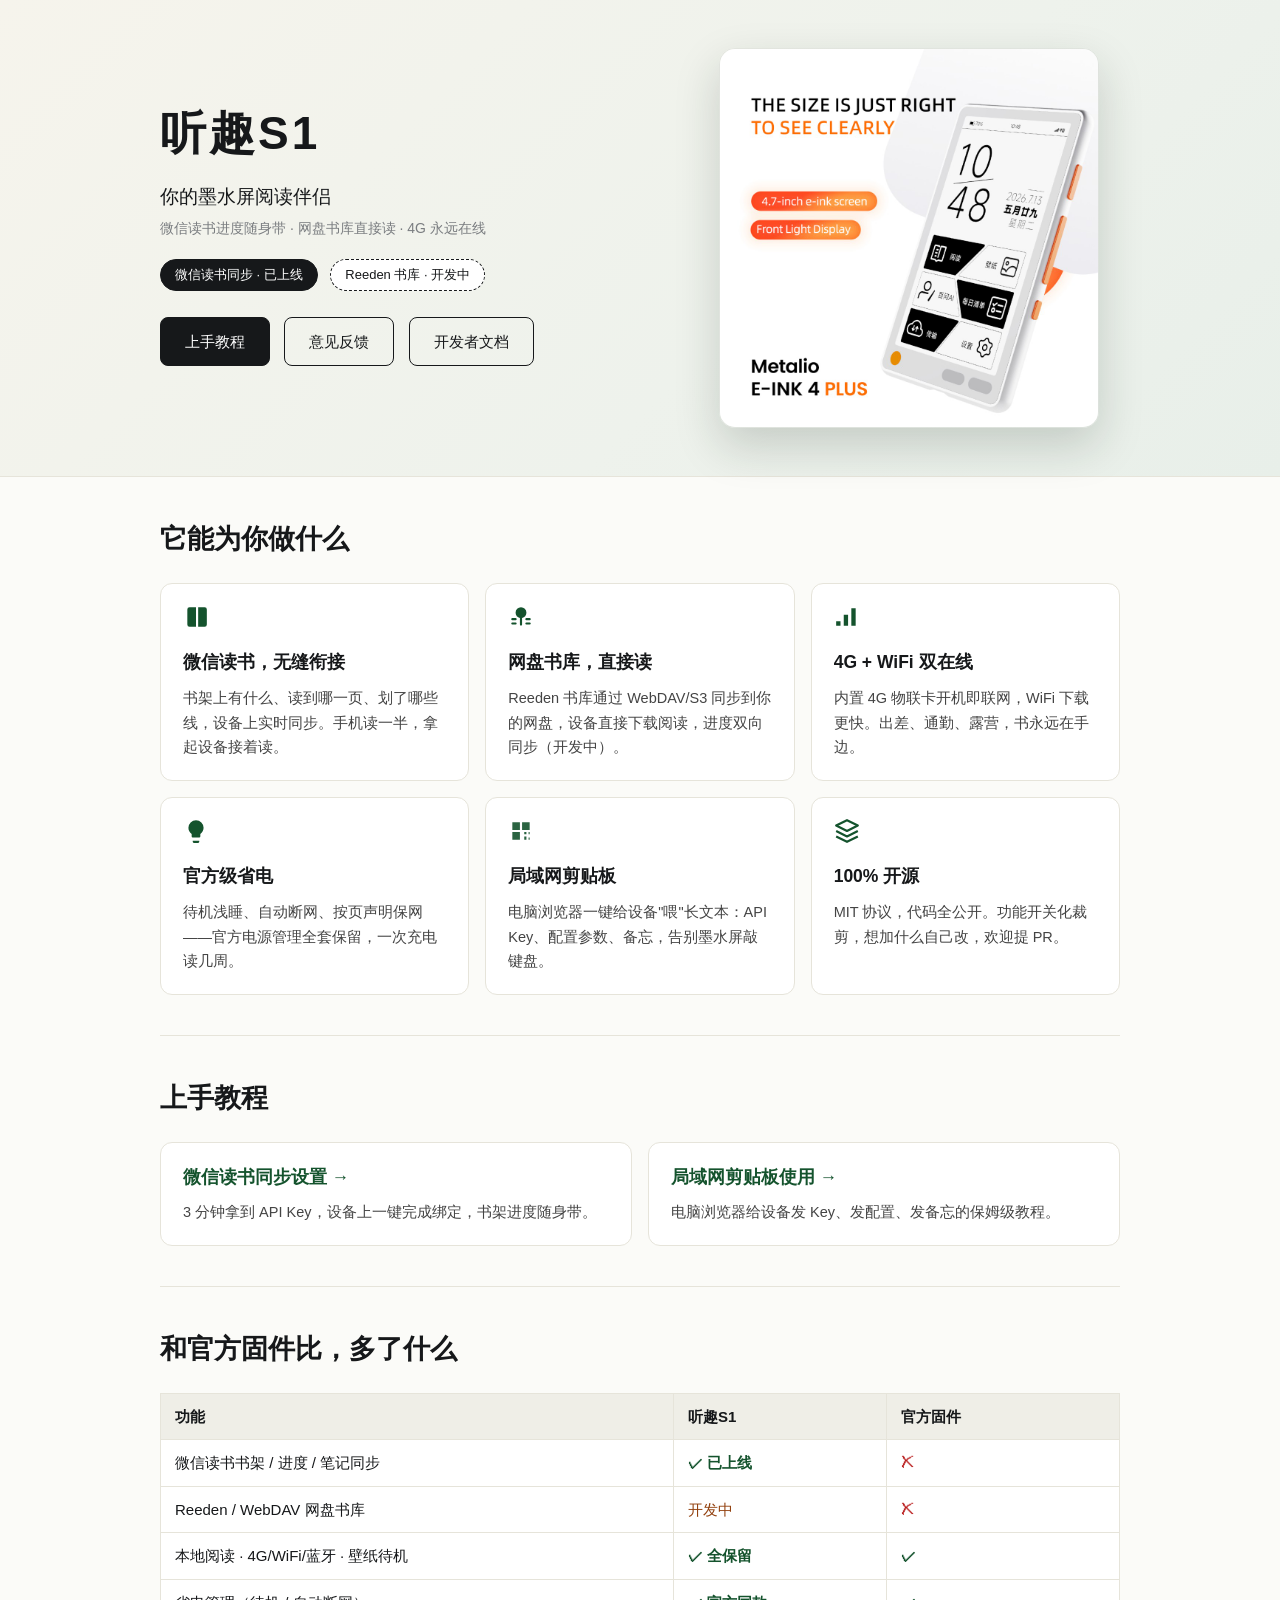
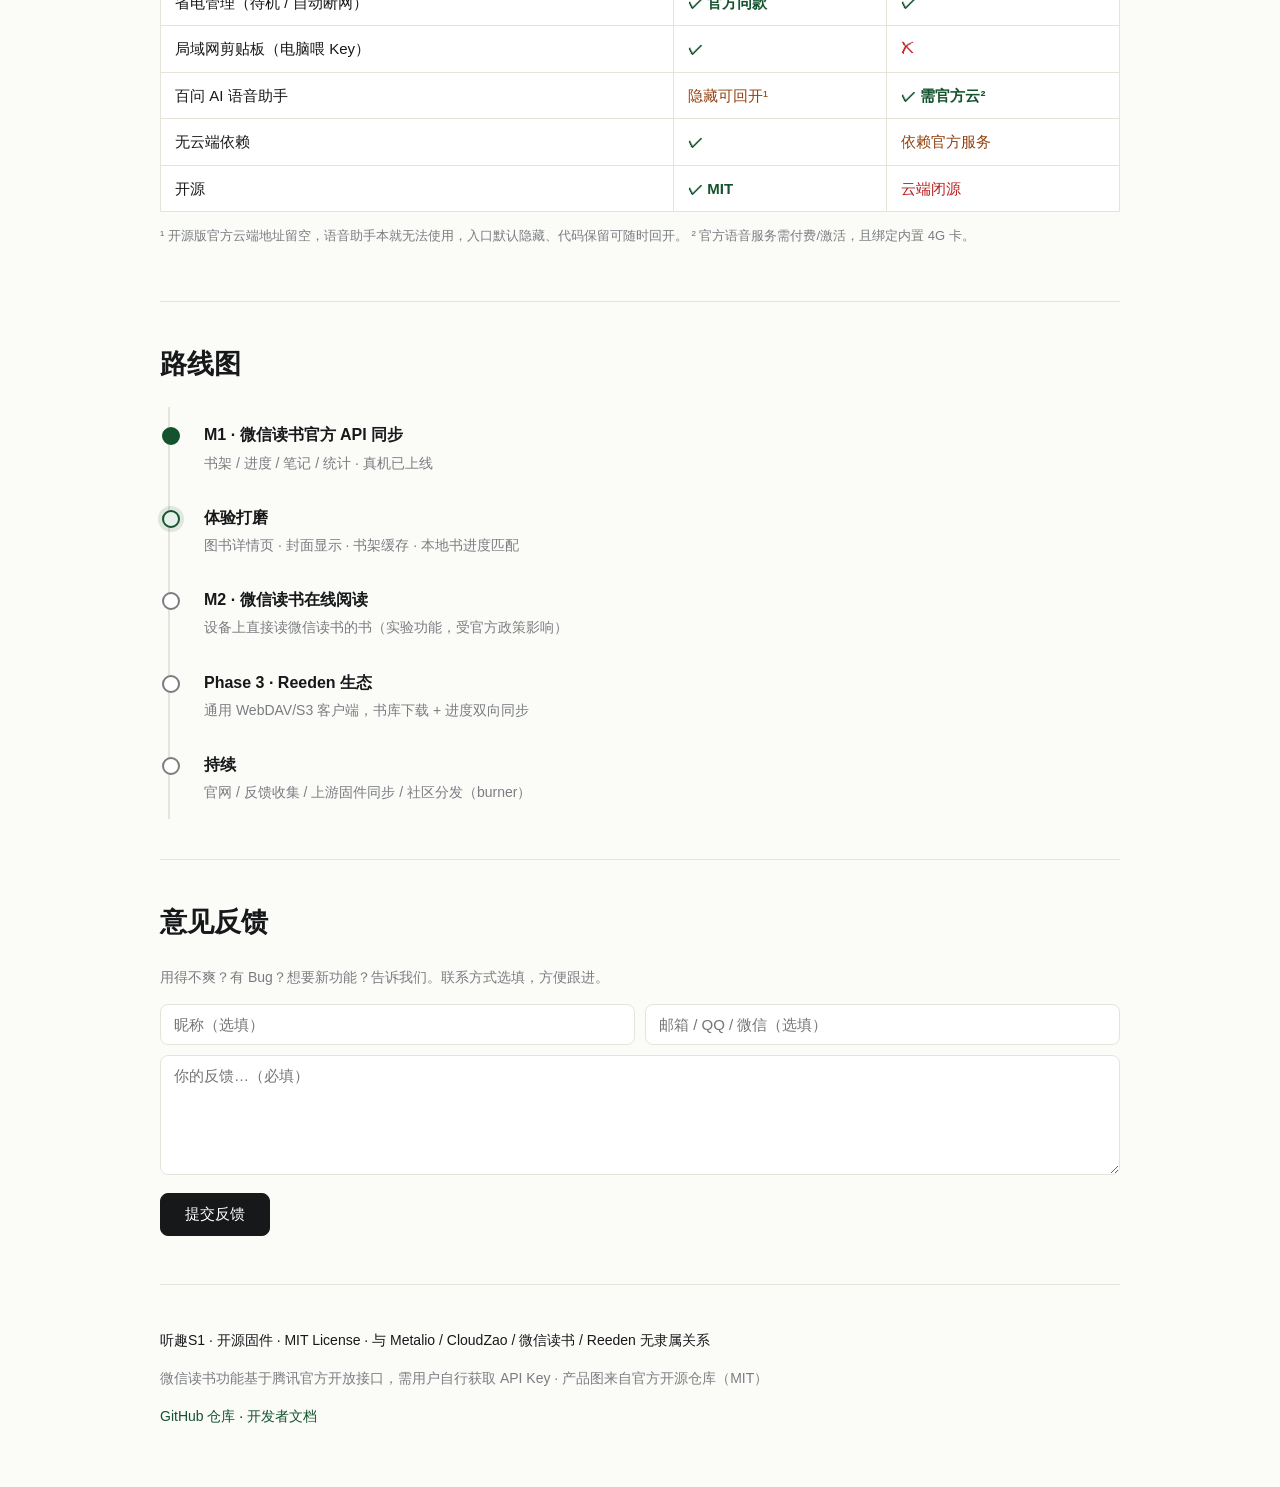
<file: website/index.html>
<!doctype html>
<html lang="zh-CN">
<head>
<meta charset="utf-8">
<meta name="viewport" content="width=device-width, initial-scale=1">
<title>听趣S1 · 你的墨水屏阅读伴侣</title>
<meta name="description" content="听趣S1：Metalio E-Ink4 Plus 第三方开源固件。微信读书书架/进度/笔记同步、Reeden 网盘书库直达、4G+WiFi 常在线、官方级省电。">
<meta property="og:title" content="听趣S1 · 你的墨水屏阅读伴侣">
<meta property="og:description" content="微信读书 + Reeden 双生态 · Metalio E-Ink4 Plus 开源固件">
<meta property="og:image" content="https://readere4p.taor.site/assets/img/product.jpg">
<link rel="stylesheet" href="assets/style.css">
</head>
<body>
<header class="hero">
  <div class="wrap hero-grid">
    <div>
      <h1>听趣S1</h1>
      <p class="tagline">你的墨水屏阅读伴侣<br>
      <span class="dim">微信读书进度随身带 · 网盘书库直接读 · 4G 永远在线</span></p>
      <div class="badges">
        <span class="badge ok">微信读书同步 · 已上线</span>
        <span class="badge dev">Reeden 书库 · 开发中</span>
      </div>
      <p class="links">
        <a class="btn" href="#tutorials">上手教程</a>
        <a class="btn ghost" href="#feedback">意见反馈</a>
        <a class="btn ghost" href="build.html">开发者文档</a>
      </p>
    </div>
    <figure class="hero-img">
      <img src="assets/img/product.jpg" alt="Metalio E-Ink4 Plus 墨水屏设备">
    </figure>
  </div>
</header>

<main class="wrap">
  <section>
    <h2>它能为你做什么</h2>
    <div class="grid">
      <div class="card">
        <svg class="ic" viewBox="0 0 24 24"><path d="M4 5a2 2 0 0 1 2-2h6v18H6a2 2 0 0 1-2-2V5zm18 0v14a2 2 0 0 1-2 2h-6V3h6a2 2 0 0 1 2 2z" fill="currentColor"/></svg>
        <h3>微信读书，无缝衔接</h3>
        <p>书架上有什么、读到哪一页、划了哪些线，设备上实时同步。手机读一半，拿起设备接着读。</p>
      </div>
      <div class="card">
        <svg class="ic" viewBox="0 0 24 24"><path d="M12 3a5 5 0 0 0-5 5c0 2.4 1.7 4.4 4 4.9V19a1 1 0 0 0 2 0v-6.1c2.3-.5 4-2.5 4-4.9a5 5 0 0 0-5-5zM7 13H4a1 1 0 0 0 0 2h3a1 1 0 0 0 0-2zm13 0h-3a1 1 0 0 0 0 2h3a1 1 0 0 0 0-2zM7 17H4a1 1 0 0 0 0 2h3a1 1 0 0 0 0-2zm13 0h-3a1 1 0 0 0 0 2h3a1 1 0 0 0 0-2z" fill="currentColor"/></svg>
        <h3>网盘书库，直接读</h3>
        <p>Reeden 书库通过 WebDAV/S3 同步到你的网盘，设备直接下载阅读，进度双向同步（开发中）。</p>
      </div>
      <div class="card">
        <svg class="ic" viewBox="0 0 24 24"><path d="M2 16h4v4H2v-4zm7-6h4v10H9V10zm7-6h4v16h-4V4z" fill="currentColor"/></svg>
        <h3>4G + WiFi 双在线</h3>
        <p>内置 4G 物联卡开机即联网，WiFi 下载更快。出差、通勤、露营，书永远在手边。</p>
      </div>
      <div class="card">
        <svg class="ic" viewBox="0 0 24 24"><path d="M12 2a7 7 0 0 0-7 7c0 2.4 1.2 4.5 3 5.7V17a1 1 0 0 0 1 1h6a1 1 0 0 0 1-1v-2.3c1.8-1.3 3-3.4 3-5.7a7 7 0 0 0-7-7zM9 21h6v1a1 1 0 0 1-1 1h-4a1 1 0 0 1-1-1v-1z" fill="currentColor"/></svg>
        <h3>官方级省电</h3>
        <p>待机浅睡、自动断网、按页声明保网——官方电源管理全套保留，一次充电读几周。</p>
      </div>
      <div class="card">
        <svg class="ic" viewBox="0 0 24 24"><path d="M4 4h7v7H4V4zm9 0h7v7h-7V4zM4 13h7v7H4v-7zm11 0h2v2h-2v-2zm4 0h1v2h-1v-2zm-4 4h2v3h-2v-3zm4 1h1v2h-1v-2z" fill="currentColor" opacity=".9"/></svg>
        <h3>局域网剪贴板</h3>
        <p>电脑浏览器一键给设备"喂"长文本：API Key、配置参数、备忘，告别墨水屏敲键盘。</p>
      </div>
      <div class="card">
        <svg class="ic" viewBox="0 0 24 24"><path d="M12 2 2 7l10 5 10-5-10-5zM2 17l10 5 10-5M2 12l10 5 10-5" fill="none" stroke="currentColor" stroke-width="2" stroke-linejoin="round"/></svg>
        <h3>100% 开源</h3>
        <p>MIT 协议，代码全公开。功能开关化裁剪，想加什么自己改，欢迎提 PR。</p>
      </div>
    </div>
  </section>

  <section id="tutorials">
    <h2>上手教程</h2>
    <div class="grid two">
      <a class="card link" href="tutorial-weread.html">
        <h3>微信读书同步设置 →</h3>
        <p>3 分钟拿到 API Key，设备上一键完成绑定，书架进度随身带。</p>
      </a>
      <a class="card link" href="tutorial-clipboard.html">
        <h3>局域网剪贴板使用 →</h3>
        <p>电脑浏览器给设备发 Key、发配置、发备忘的保姆级教程。</p>
      </a>
    </div>
  </section>

  <section>
    <h2>和官方固件比，多了什么</h2>
    <table class="cmp">
      <thead><tr><th>功能</th><th>听趣S1</th><th>官方固件</th></tr></thead>
      <tbody>
        <tr><td>微信读书书架 / 进度 / 笔记同步</td><td class="y">✓ 已上线</td><td class="n">✗</td></tr>
        <tr><td>Reeden / WebDAV 网盘书库</td><td class="o">开发中</td><td class="n">✗</td></tr>
        <tr><td>本地阅读 · 4G/WiFi/蓝牙 · 壁纸待机</td><td class="y">✓ 全保留</td><td class="y">✓</td></tr>
        <tr><td>省电管理（待机 / 自动断网）</td><td class="y">✓ 官方同款</td><td class="y">✓</td></tr>
        <tr><td>局域网剪贴板（电脑喂 Key）</td><td class="y">✓</td><td class="n">✗</td></tr>
        <tr><td>百问 AI 语音助手</td><td class="o">隐藏可回开¹</td><td class="y">✓ 需官方云²</td></tr>
        <tr><td>无云端依赖</td><td class="y">✓</td><td class="o">依赖官方服务</td></tr>
        <tr><td>开源</td><td class="y">✓ MIT</td><td class="n">云端闭源</td></tr>
      </tbody>
    </table>
    <p class="note">¹ 开源版官方云端地址留空，语音助手本就无法使用，入口默认隐藏、代码保留可随时回开。 ² 官方语音服务需付费/激活，且绑定内置 4G 卡。</p>
  </section>

  <section>
    <h2>路线图</h2>
    <ul class="roadmap">
      <li class="done"><b>M1 · 微信读书官方 API 同步</b><span>书架 / 进度 / 笔记 / 统计 · 真机已上线</span></li>
      <li class="doing"><b>体验打磨</b><span>图书详情页 · 封面显示 · 书架缓存 · 本地书进度匹配</span></li>
      <li><b>M2 · 微信读书在线阅读</b><span>设备上直接读微信读书的书（实验功能，受官方政策影响）</span></li>
      <li><b>Phase 3 · Reeden 生态</b><span>通用 WebDAV/S3 客户端，书库下载 + 进度双向同步</span></li>
      <li><b>持续</b><span>官网 / 反馈收集 / 上游固件同步 / 社区分发（burner）</span></li>
    </ul>
  </section>

  <section id="feedback">
    <h2>意见反馈</h2>
    <p class="dim">用得不爽？有 Bug？想要新功能？告诉我们。联系方式选填，方便跟进。</p>
    <form id="fb-form">
      <div class="row">
        <input name="nickname" placeholder="昵称（选填）" maxlength="32">
        <input name="contact" placeholder="邮箱 / QQ / 微信（选填）" maxlength="64">
      </div>
      <textarea name="content" placeholder="你的反馈…（必填）" maxlength="2000" required></textarea>
      <button class="btn" type="submit">提交反馈</button>
      <span id="fb-status" class="dim"></span>
    </form>
  </section>
</main>

<footer>
  <div class="wrap">
    <p>听趣S1 · 开源固件 · MIT License · 与 Metalio / CloudZao / 微信读书 / Reeden 无隶属关系</p>
    <p class="dim">微信读书功能基于腾讯官方开放接口，需用户自行获取 API Key ·
    产品图来自官方开源仓库（MIT）</p>
    <p><a href="https://github.com/TaoRone/Metalio-E-Ink4-Plus-TingQuS1" target="_blank" rel="noopener">GitHub 仓库</a> · <a href="build.html">开发者文档</a></p>
  </div>
</footer>
<script src="assets/site.js"></script>
</body>
</html>
</file>
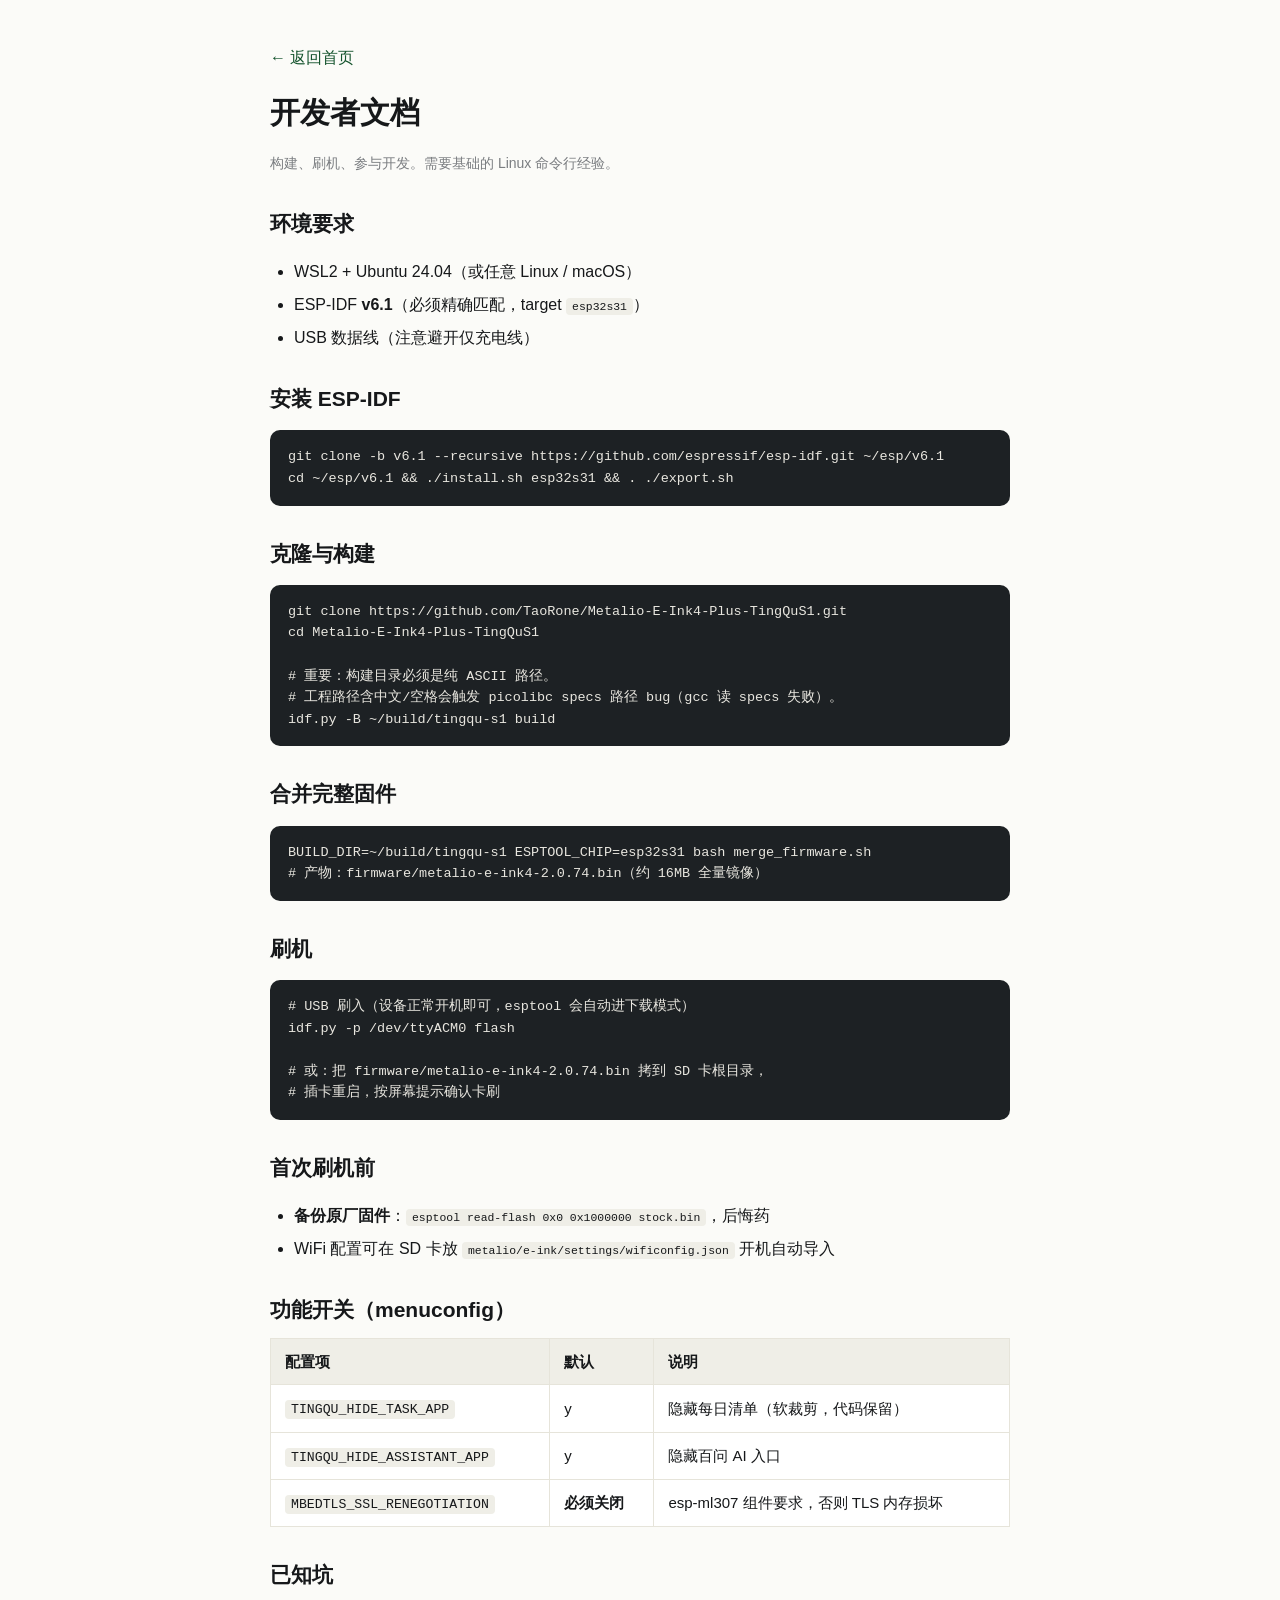
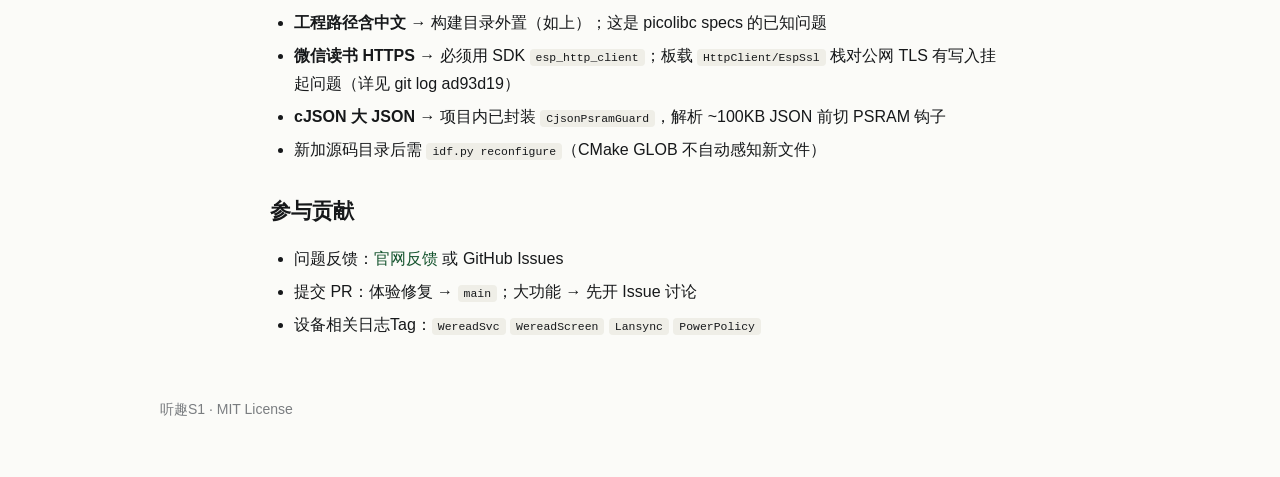
<file: website/build.html>
<!doctype html>
<html lang="zh-CN">
<head>
<meta charset="utf-8">
<meta name="viewport" content="width=device-width, initial-scale=1">
<title>开发者文档 · 听趣S1</title>
<link rel="stylesheet" href="assets/style.css">
</head>
<body>
<main class="wrap prose">
  <p><a href="index.html">← 返回首页</a></p>
  <h1>开发者文档</h1>
  <p class="dim">构建、刷机、参与开发。需要基础的 Linux 命令行经验。</p>

  <h2>环境要求</h2>
  <ul>
    <li>WSL2 + Ubuntu 24.04（或任意 Linux / macOS）</li>
    <li>ESP-IDF <b>v6.1</b>（必须精确匹配，target <code>esp32s31</code>）</li>
    <li>USB 数据线（注意避开仅充电线）</li>
  </ul>

  <h2>安装 ESP-IDF</h2>
  <pre class="code">git clone -b v6.1 --recursive https://github.com/espressif/esp-idf.git ~/esp/v6.1
cd ~/esp/v6.1 && ./install.sh esp32s31 && . ./export.sh</pre>

  <h2>克隆与构建</h2>
  <pre class="code">git clone https://github.com/TaoRone/Metalio-E-Ink4-Plus-TingQuS1.git
cd Metalio-E-Ink4-Plus-TingQuS1

# 重要：构建目录必须是纯 ASCII 路径。
# 工程路径含中文/空格会触发 picolibc specs 路径 bug（gcc 读 specs 失败）。
idf.py -B ~/build/tingqu-s1 build</pre>

  <h2>合并完整固件</h2>
  <pre class="code">BUILD_DIR=~/build/tingqu-s1 ESPTOOL_CHIP=esp32s31 bash merge_firmware.sh
# 产物：firmware/metalio-e-ink4-2.0.74.bin（约 16MB 全量镜像）</pre>

  <h2>刷机</h2>
  <pre class="code"># USB 刷入（设备正常开机即可，esptool 会自动进下载模式）
idf.py -p /dev/ttyACM0 flash

# 或：把 firmware/metalio-e-ink4-2.0.74.bin 拷到 SD 卡根目录，
# 插卡重启，按屏幕提示确认卡刷</pre>

  <h2>首次刷机前</h2>
  <ul>
    <li><b>备份原厂固件</b>：<code>esptool read-flash 0x0 0x1000000 stock.bin</code>，后悔药</li>
    <li>WiFi 配置可在 SD 卡放 <code>metalio/e-ink/settings/wificonfig.json</code> 开机自动导入</li>
  </ul>

  <h2>功能开关（menuconfig）</h2>
  <table class="cmp">
    <thead><tr><th>配置项</th><th>默认</th><th>说明</th></tr></thead>
    <tbody>
      <tr><td><code>TINGQU_HIDE_TASK_APP</code></td><td>y</td><td>隐藏每日清单（软裁剪，代码保留）</td></tr>
      <tr><td><code>TINGQU_HIDE_ASSISTANT_APP</code></td><td>y</td><td>隐藏百问 AI 入口</td></tr>
      <tr><td><code>MBEDTLS_SSL_RENEGOTIATION</code></td><td><b>必须关闭</b></td><td>esp-ml307 组件要求，否则 TLS 内存损坏</td></tr>
    </tbody>
  </table>

  <h2>已知坑</h2>
  <ul>
    <li><b>工程路径含中文</b> → 构建目录外置（如上）；这是 picolibc specs 的已知问题</li>
    <li><b>微信读书 HTTPS</b> → 必须用 SDK <code>esp_http_client</code>；板载 <code>HttpClient/EspSsl</code> 栈对公网 TLS 有写入挂起问题（详见 git log ad93d19）</li>
    <li><b>cJSON 大 JSON</b> → 项目内已封装 <code>CjsonPsramGuard</code>，解析 ~100KB JSON 前切 PSRAM 钩子</li>
    <li>新加源码目录后需 <code>idf.py reconfigure</code>（CMake GLOB 不自动感知新文件）</li>
  </ul>

  <h2>参与贡献</h2>
  <ul>
    <li>问题反馈：<a href="index.html#feedback">官网反馈</a> 或 GitHub Issues</li>
    <li>提交 PR：体验修复 → <code>main</code>；大功能 → 先开 Issue 讨论</li>
    <li>设备相关日志Tag：<code>WereadSvc</code> <code>WereadScreen</code> <code>Lansync</code> <code>PowerPolicy</code></li>
  </ul>
</main>
<footer><div class="wrap"><p class="dim">听趣S1 · MIT License</p></div></footer>
</body>
</html>
</file>
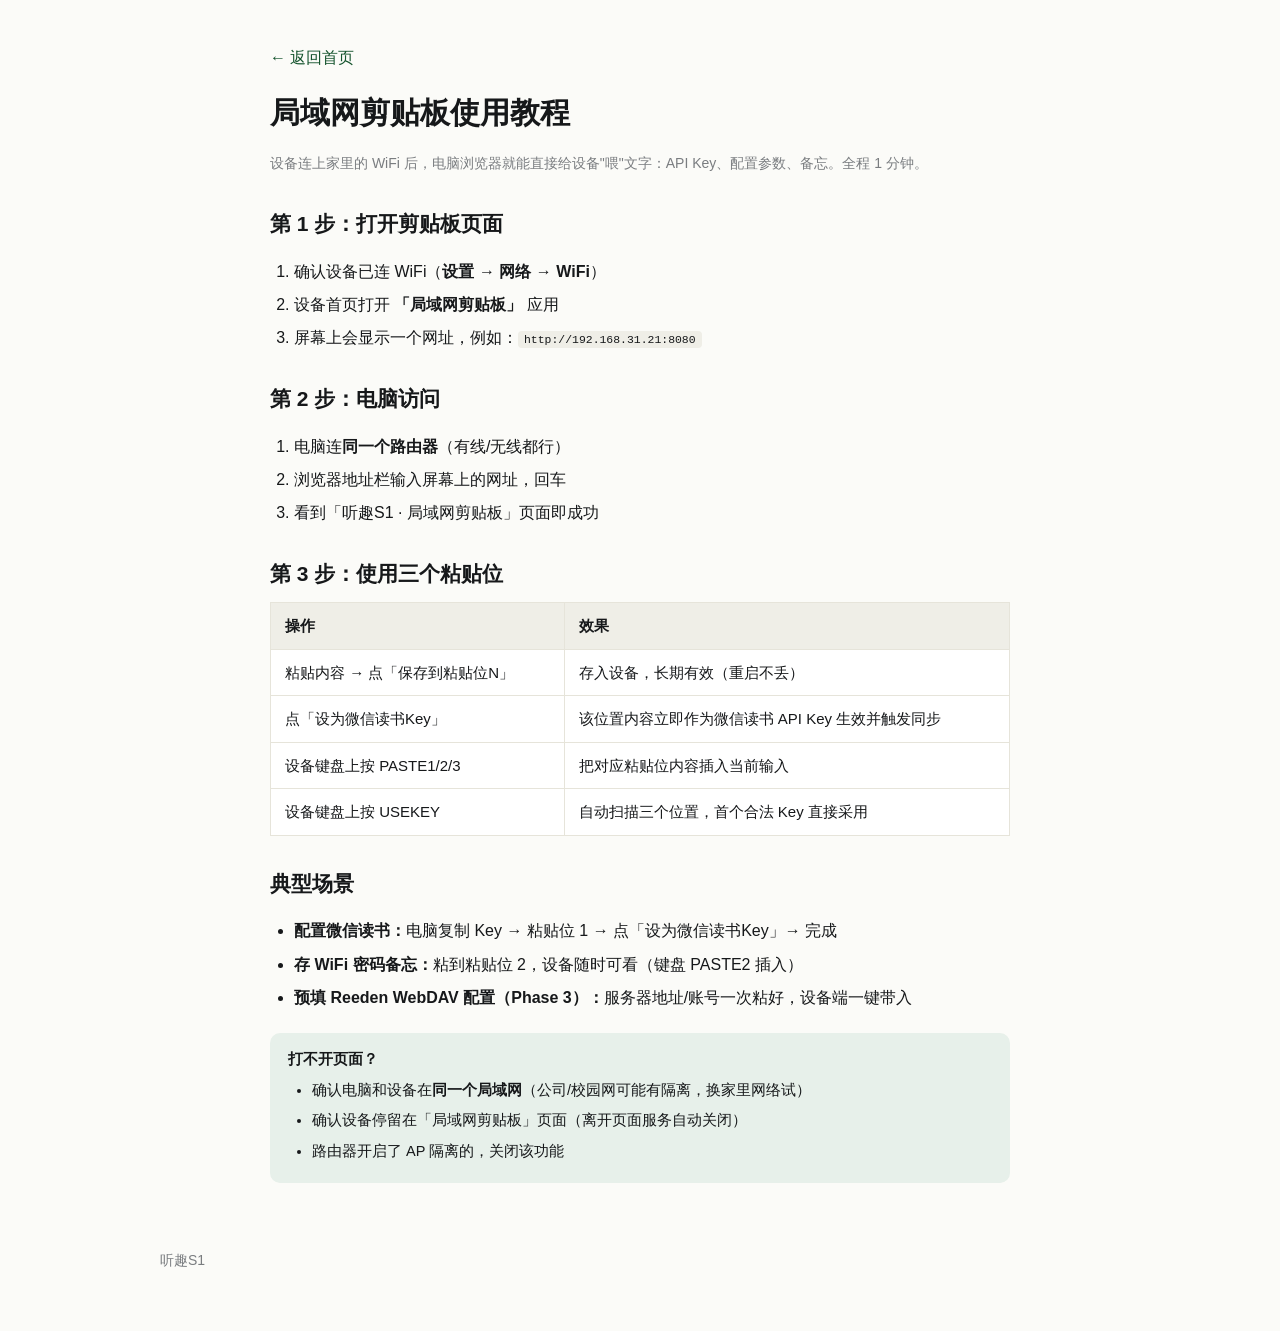
<file: website/tutorial-clipboard.html>
<!doctype html>
<html lang="zh-CN">
<head>
<meta charset="utf-8">
<meta name="viewport" content="width=device-width, initial-scale=1">
<title>局域网剪贴板使用教程 · 听趣S1</title>
<link rel="stylesheet" href="assets/style.css">
</head>
<body>
<main class="wrap prose">
  <p><a href="index.html">← 返回首页</a></p>
  <h1>局域网剪贴板使用教程</h1>
  <p class="dim">设备连上家里的 WiFi 后，电脑浏览器就能直接给设备"喂"文字：API Key、配置参数、备忘。全程 1 分钟。</p>

  <h2>第 1 步：打开剪贴板页面</h2>
  <ol>
    <li>确认设备已连 WiFi（<b>设置 → 网络 → WiFi</b>）</li>
    <li>设备首页打开 <b>「局域网剪贴板」</b> 应用</li>
    <li>屏幕上会显示一个网址，例如：<code>http://192.168.31.21:8080</code></li>
  </ol>

  <h2>第 2 步：电脑访问</h2>
  <ol>
    <li>电脑连<b>同一个路由器</b>（有线/无线都行）</li>
    <li>浏览器地址栏输入屏幕上的网址，回车</li>
    <li>看到「听趣S1 · 局域网剪贴板」页面即成功</li>
  </ol>

  <h2>第 3 步：使用三个粘贴位</h2>
  <table class="cmp">
    <thead><tr><th>操作</th><th>效果</th></tr></thead>
    <tbody>
      <tr><td>粘贴内容 → 点「保存到粘贴位N」</td><td>存入设备，长期有效（重启不丢）</td></tr>
      <tr><td>点「设为微信读书Key」</td><td>该位置内容立即作为微信读书 API Key 生效并触发同步</td></tr>
      <tr><td>设备键盘上按 PASTE1/2/3</td><td>把对应粘贴位内容插入当前输入</td></tr>
      <tr><td>设备键盘上按 USEKEY</td><td>自动扫描三个位置，首个合法 Key 直接采用</td></tr>
    </tbody>
  </table>

  <h2>典型场景</h2>
  <ul>
    <li><b>配置微信读书：</b>电脑复制 Key → 粘贴位 1 → 点「设为微信读书Key」→ 完成</li>
    <li><b>存 WiFi 密码备忘：</b>粘到粘贴位 2，设备随时可看（键盘 PASTE2 插入）</li>
    <li><b>预填 Reeden WebDAV 配置（Phase 3）：</b>服务器地址/账号一次粘好，设备端一键带入</li>
  </ul>

  <div class="callout">
    <b>打不开页面？</b>
    <ul>
      <li>确认电脑和设备在<b>同一个局域网</b>（公司/校园网可能有隔离，换家里网络试）</li>
      <li>确认设备停留在「局域网剪贴板」页面（离开页面服务自动关闭）</li>
      <li>路由器开启了 AP 隔离的，关闭该功能</li>
    </ul>
  </div>
</main>
<footer><div class="wrap"><p class="dim">听趣S1</p></div></footer>
</body>
</html>
</file>
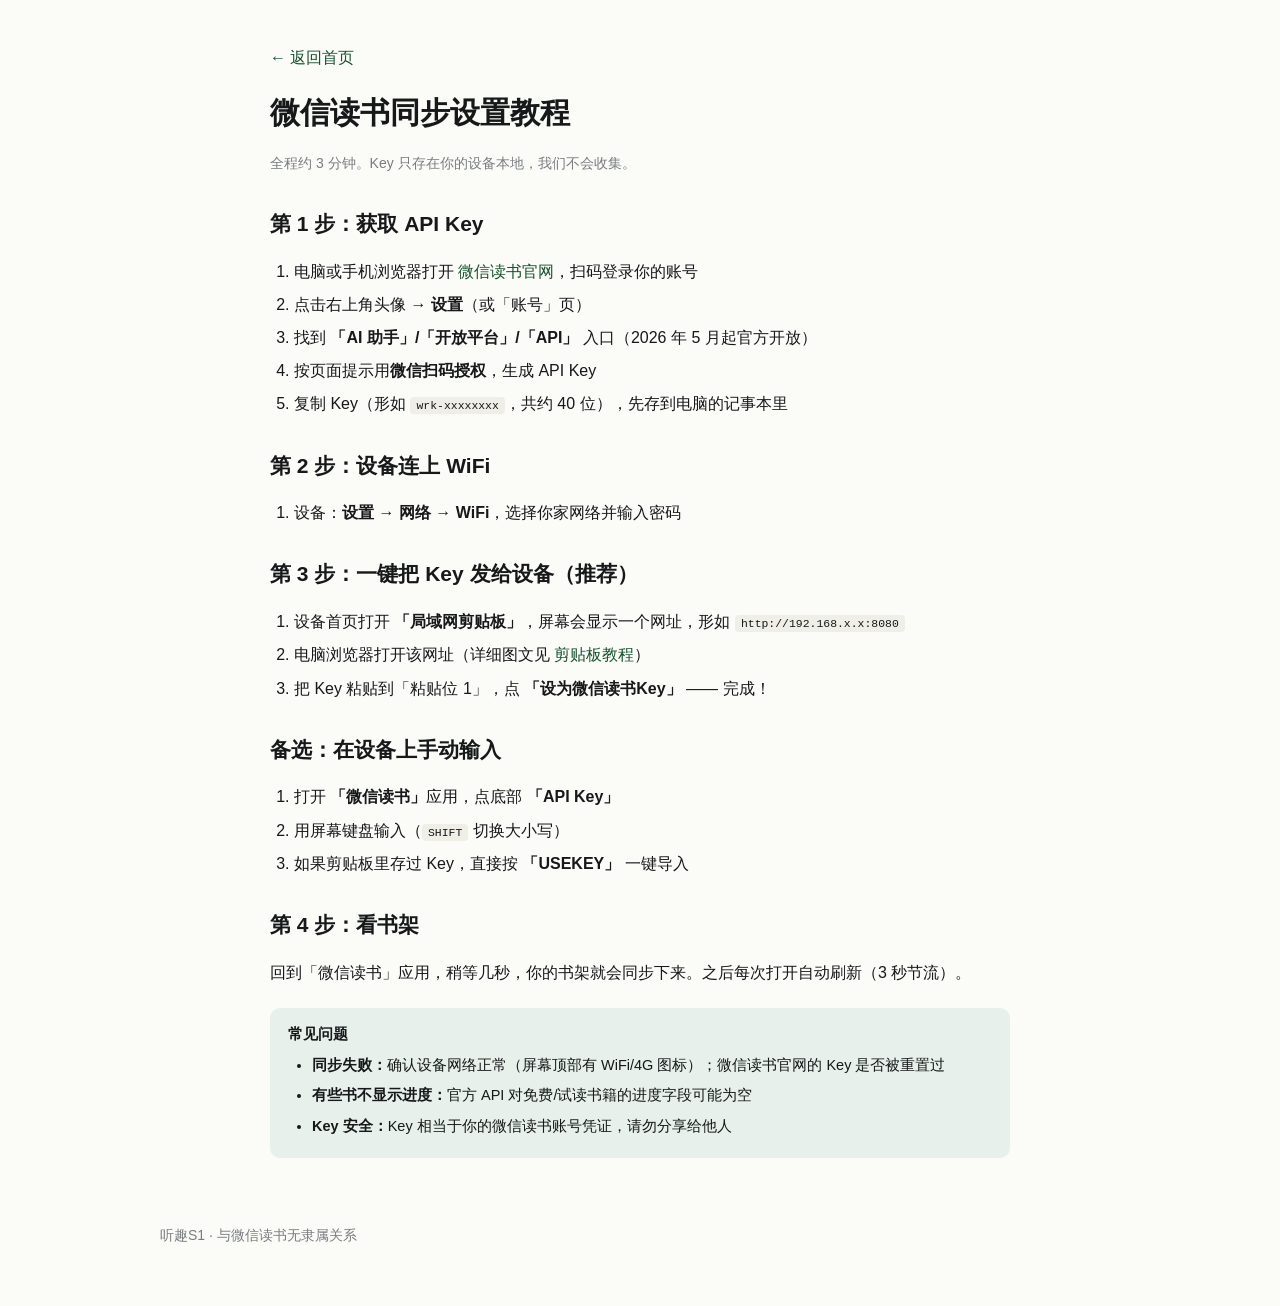
<file: website/tutorial-weread.html>
<!doctype html>
<html lang="zh-CN">
<head>
<meta charset="utf-8">
<meta name="viewport" content="width=device-width, initial-scale=1">
<title>获取微信读书 API Key · 听趣S1</title>
<link rel="stylesheet" href="assets/style.css">
</head>
<body>
<main class="wrap prose">
  <p><a href="index.html">← 返回首页</a></p>
  <h1>微信读书同步设置教程</h1>
  <p class="dim">全程约 3 分钟。Key 只存在你的设备本地，我们不会收集。</p>

  <h2>第 1 步：获取 API Key</h2>
  <ol>
    <li>电脑或手机浏览器打开 <a href="https://weread.qq.com" target="_blank" rel="noopener">微信读书官网</a>，扫码登录你的账号</li>
    <li>点击右上角头像 → <b>设置</b>（或「账号」页）</li>
    <li>找到 <b>「AI 助手」/「开放平台」/「API」</b> 入口（2026 年 5 月起官方开放）</li>
    <li>按页面提示用<b>微信扫码授权</b>，生成 API Key</li>
    <li>复制 Key（形如 <code>wrk-xxxxxxxx</code>，共约 40 位），先存到电脑的记事本里</li>
  </ol>

  <h2>第 2 步：设备连上 WiFi</h2>
  <ol>
    <li>设备：<b>设置 → 网络 → WiFi</b>，选择你家网络并输入密码</li>
  </ol>

  <h2>第 3 步：一键把 Key 发给设备（推荐）</h2>
  <ol>
    <li>设备首页打开 <b>「局域网剪贴板」</b>，屏幕会显示一个网址，形如 <code>http://192.168.x.x:8080</code></li>
    <li>电脑浏览器打开该网址（详细图文见 <a href="tutorial-clipboard.html">剪贴板教程</a>）</li>
    <li>把 Key 粘贴到「粘贴位 1」，点 <b>「设为微信读书Key」</b> —— 完成！</li>
  </ol>

  <h2>备选：在设备上手动输入</h2>
  <ol>
    <li>打开 <b>「微信读书」</b>应用，点底部 <b>「API Key」</b></li>
    <li>用屏幕键盘输入（<code>SHIFT</code> 切换大小写）</li>
    <li>如果剪贴板里存过 Key，直接按 <b>「USEKEY」</b> 一键导入</li>
  </ol>

  <h2>第 4 步：看书架</h2>
  <p>回到「微信读书」应用，稍等几秒，你的书架就会同步下来。之后每次打开自动刷新（3 秒节流）。</p>

  <div class="callout">
    <b>常见问题</b>
    <ul>
      <li><b>同步失败：</b>确认设备网络正常（屏幕顶部有 WiFi/4G 图标）；微信读书官网的 Key 是否被重置过</li>
      <li><b>有些书不显示进度：</b>官方 API 对免费/试读书籍的进度字段可能为空</li>
      <li><b>Key 安全：</b>Key 相当于你的微信读书账号凭证，请勿分享给他人</li>
    </ul>
  </div>
</main>
<footer><div class="wrap"><p class="dim">听趣S1 · 与微信读书无隶属关系</p></div></footer>
</body>
</html>
</file>
<file: website/assets/style.css>
:root {
  --ink: #16181a;
  --paper: #fbfbf8;
  --line: #e6e4da;
  --dim: #7a7d80;
  --accent: #14532d;
  --accent-soft: #e7f0ea;
}
* { box-sizing: border-box; }
body {
  margin: 0;
  font-family: -apple-system, "PingFang SC", "Microsoft YaHei", "Segoe UI", sans-serif;
  color: var(--ink);
  background: var(--paper);
  line-height: 1.7;
}
.wrap { max-width: 1000px; margin: 0 auto; padding: 0 20px; }
a { color: var(--accent); text-decoration: none; }
a:hover { text-decoration: underline; }
code { background: #efeee7; padding: 2px 6px; border-radius: 4px; font-size: .88em; }
pre.code { background: #1d2124; color: #e8e6df; padding: 16px 18px; border-radius: 10px; overflow-x: auto; font-size: 13.5px; line-height: 1.6; }
pre.code code { background: none; padding: 0; color: inherit; }

/* hero */
.hero {
  background: linear-gradient(135deg, #f6f4ec 0%, #eef2ec 60%, #e8efe9 100%);
  border-bottom: 1px solid var(--line);
  padding: 48px 0 40px;
}
.hero-grid { display: grid; grid-template-columns: 1.2fr 1fr; gap: 32px; align-items: center; }
.hero h1 { font-size: 46px; margin: 0 0 10px; letter-spacing: 3px; }
.tagline { font-size: 19px; margin: 0 0 16px; line-height: 1.6; }
.dim { color: var(--dim); font-size: 14px; }
.hero-img { margin: 0; text-align: center; }
.hero-img img {
  max-width: 100%; width: 380px; border-radius: 16px;
  box-shadow: 0 18px 45px rgba(20, 40, 28, .18);
  border: 1px solid rgba(0,0,0,.06);
}
.badges { margin: 12px 0 18px; }
.badge {
  display: inline-block; border-radius: 999px; padding: 4px 14px;
  font-size: 13px; margin: 0 8px 8px 0; background: #fff; border: 1px solid var(--ink);
}
.badge.ok { background: var(--ink); color: #fff; }
.badge.dev { border-style: dashed; color: var(--ink); }
.btn {
  display: inline-block; background: var(--ink); color: #fff; text-decoration: none;
  padding: 11px 24px; border-radius: 8px; font-size: 15px; margin: 0 10px 8px 0;
  border: 1px solid var(--ink);
}
.btn:hover { opacity: .88; text-decoration: none; }
.btn.ghost { background: transparent; color: var(--ink); }

/* sections */
section { padding: 40px 0; border-bottom: 1px solid var(--line); }
h2 { font-size: 27px; margin: 0 0 20px; }
h3 { margin: 0 0 8px; font-size: 17.5px; }

.grid { display: grid; grid-template-columns: repeat(auto-fill, minmax(290px, 1fr)); gap: 16px; }
.grid.two { grid-template-columns: repeat(auto-fill, minmax(340px, 1fr)); }
.card {
  border: 1px solid var(--line); border-radius: 12px; padding: 20px 22px; background: #fff;
  transition: box-shadow .15s ease, transform .15s ease;
}
.card:hover { box-shadow: 0 8px 24px rgba(20,40,28,.08); transform: translateY(-2px); }
.card p { margin: 0; font-size: 14.5px; color: #444; }
.card.link { display: block; color: inherit; text-decoration: none; }
.card.link h3 { color: var(--accent); }
.card .ic { width: 26px; height: 26px; color: var(--accent); margin-bottom: 10px; }

.cmp { width: 100%; border-collapse: collapse; background: #fff; }
.cmp th, .cmp td { border: 1px solid var(--line); padding: 10px 14px; text-align: left; font-size: 15px; }
.cmp th { background: #efeee7; }
.cmp .y { color: var(--accent); font-weight: 600; }
.cmp .n { color: #b91c1c; }
.cmp .o { color: #92400e; }
.note { font-size: 13px; color: var(--dim); }

/* roadmap */
.roadmap { list-style: none; padding: 0; margin: 0; }
.roadmap li {
  position: relative; padding: 14px 0 14px 34px; border-left: 2px solid var(--line);
  margin-left: 8px;
}
.roadmap li::before {
  content: ""; position: absolute; left: -8px; top: 20px; width: 14px; height: 14px;
  border-radius: 50%; background: #fff; border: 2px solid var(--dim);
}
.roadmap li.done::before { background: var(--accent); border-color: var(--accent); }
.roadmap li.doing::before { background: var(--accent-soft); border-color: var(--accent); box-shadow: 0 0 0 4px rgba(20,83,45,.12); }
.roadmap b { display: block; font-size: 16px; }
.roadmap span { color: var(--dim); font-size: 14px; }

/* feedback form */
#fb-form .row { display: flex; gap: 10px; margin-bottom: 10px; }
#fb-form input, #fb-form textarea {
  width: 100%; padding: 11px 13px; border: 1px solid var(--line); border-radius: 8px;
  font-size: 15px; font-family: inherit; background: #fff; color: var(--ink);
}
#fb-form textarea { min-height: 120px; resize: vertical; margin-bottom: 10px; }
#fb-status { margin-left: 10px; }

/* prose pages */
.prose { max-width: 780px; padding-top: 28px; }
.prose h1 { font-size: 30px; margin: 10px 0 6px; }
.prose h2 { font-size: 21px; margin: 30px 0 10px; border-bottom: none; padding: 0; }
.prose ol, .prose ul { padding-left: 24px; }
.prose li { margin: 6px 0; }
.callout { background: var(--accent-soft); border-radius: 10px; padding: 14px 18px; margin: 22px 0; font-size: 14.5px; }
.callout ul { margin: 6px 0 0; }

footer { padding: 30px 0 44px; font-size: 14px; }

@media (max-width: 760px) {
  .hero-grid { grid-template-columns: 1fr; }
  .hero h1 { font-size: 36px; }
  .hero-img img { width: 280px; }
  #fb-form .row { flex-direction: column; gap: 10px; }
}
</file>
